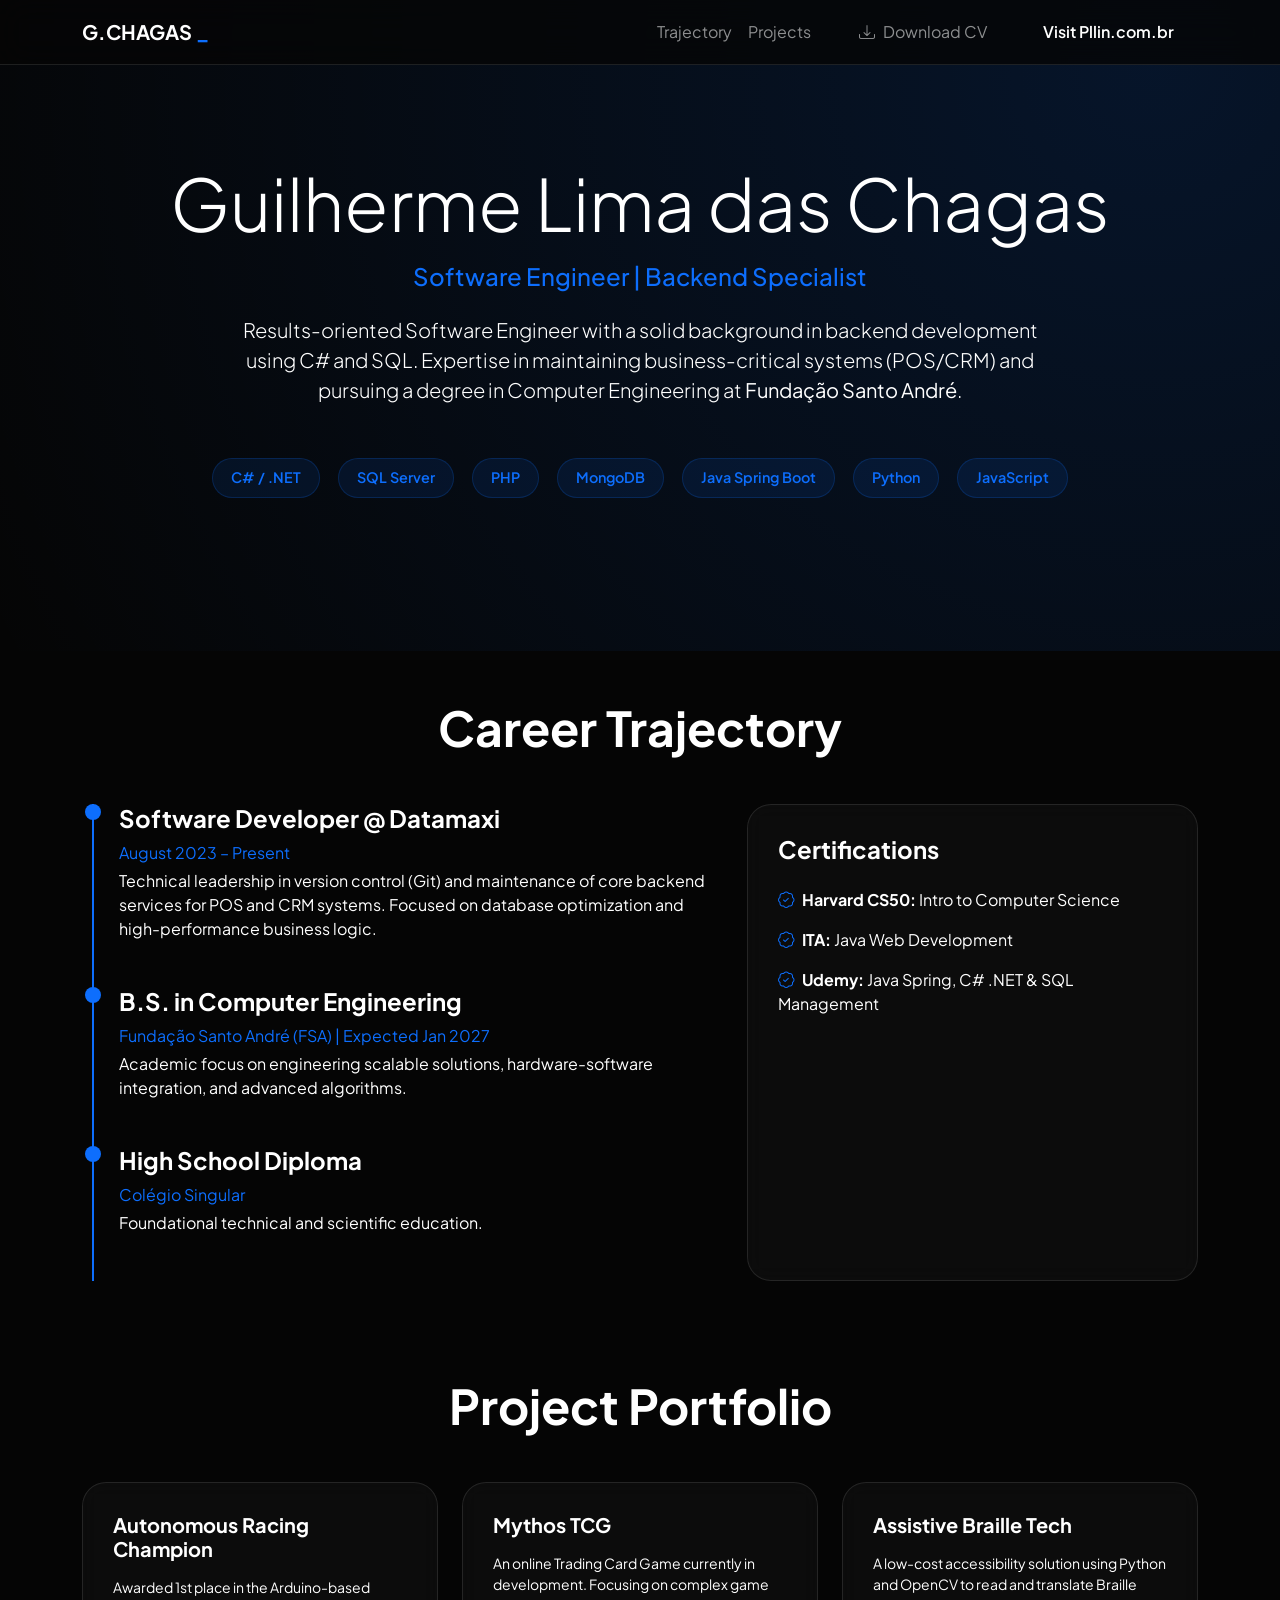
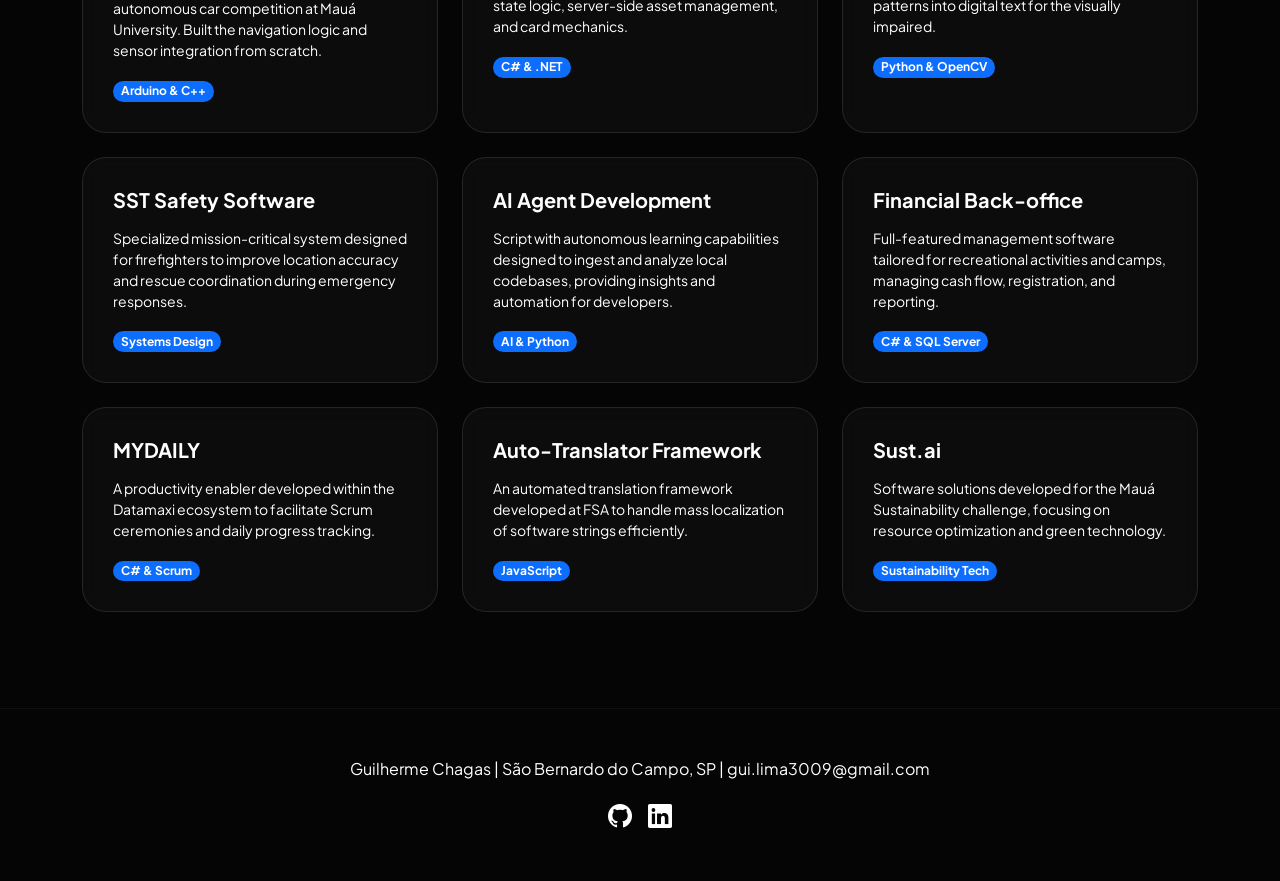
<file: portifolio.html>
<!DOCTYPE html>
<html lang="en">
<head>
    <meta charset="UTF-8">
    <meta name="viewport" content="width=device-width, initial-scale=1.0">
    <title>Guilherme Chagas | Software Engineer</title>
    
    <link href="https://cdn.jsdelivr.net/npm/bootstrap@5.3.0/dist/css/bootstrap.min.css" rel="stylesheet">
    <link rel="stylesheet" href="https://cdn.jsdelivr.net/npm/bootstrap-icons@1.11.0/font/bootstrap-icons.css">
    <link href="https://fonts.googleapis.com/css2?family=Plus+Jakarta+Sans:wght@300;400;600;800&display=swap" rel="stylesheet">
    
    <style>
        :root {
            --primary: #0d6efd;
            --bg: #050505;
            --card-bg: rgba(255, 255, 255, 0.03);
            --text: #ffffff;
            --text-dim: #a0a0a0;
            --border: rgba(255, 255, 255, 0.1);
        }

        body {
            background-color: var(--bg);
            color: var(--text);
            font-family: 'Plus Jakarta Sans', sans-serif;
            overflow-x: hidden;
        }

        .navbar {
            backdrop-filter: blur(15px);
            background: rgba(5, 5, 5, 0.8);
            border-bottom: 1px solid var(--border);
        }

        .hero {
            padding: 160px 0 100px;
            background: radial-gradient(circle at 90% 10%, rgba(13, 110, 253, 0.15), transparent);
        }

        .glass-card {
            background: var(--card-bg);
            backdrop-filter: blur(10px);
            border: 1px solid var(--border);
            border-radius: 24px;
            padding: 30px;
            transition: all 0.4s ease;
            height: 100%;
        }

        .glass-card:hover {
            transform: translateY(-10px);
            border-color: var(--primary);
            background: rgba(13, 110, 253, 0.05);
        }

        .skill-badge {
            background: rgba(13, 110, 253, 0.1);
            color: var(--primary);
            padding: 8px 18px;
            border-radius: 50px;
            font-weight: 600;
            font-size: 0.9rem;
            border: 1px solid rgba(13, 110, 253, 0.2);
            display: inline-block;
            margin: 5px;
        }

        .trajectory-item {
            border-left: 2px solid var(--primary);
            padding-left: 25px;
            margin-left: 10px;
            position: relative;
            padding-bottom: 30px;
        }

        .trajectory-item::before {
            content: "";
            position: absolute;
            left: -9px;
            top: 0;
            width: 16px;
            height: 16px;
            border-radius: 50%;
            background: var(--primary);
        }

        .btn-primary { border-radius: 50px; font-weight: 600; padding: 12px 30px; text-decoration: none; }
        .btn-outline-light { border-radius: 50px; padding: 12px 30px; text-decoration: none; display: inline-block; }
    </style>
</head>
<body>

    <nav class="navbar navbar-expand-lg navbar-dark fixed-top">
        <div class="container">
            <a class="navbar-brand fw-bold" href="#">G.CHAGAS <span class="text-primary">_</span></a>
            <div class="collapse navbar-collapse justify-content-end">
                <ul class="navbar-nav align-items-center">
                    <li class="nav-item"><a class="nav-link" href="#trajectory">Trajectory</a></li>
                    <li class="nav-item"><a class="nav-link" href="#projects">Projects</a></li>
                    <li class="nav-item">
                        <a class="nav-link btn btn-outline-light ms-lg-3 px-4" href="file:///C:/Users/acamp/OneDrive/Área%20de%20Trabalho/Bristol/Resume_Guilherme_Chagas.docx" download>
                            <i class="bi bi-download me-2"></i>Download CV
                        </a>
                    </li>
                    <li class="nav-item">
                        <a class="nav-link btn btn-primary ms-lg-2 px-4 text-white" href="https://pllin.com.br" target="_blank">
                            Visit Pllin.com.br
                        </a>
                    </li>
                </ul>
            </div>
        </div>
    </nav>

    <header class="hero">
        <div class="container text-center">
            <h1 class="display-2 fw-800 mb-3">Guilherme Lima das Chagas</h1>
            <p class="h4 text-primary mb-4">Software Engineer | Backend Specialist</p>
            <p class="lead text-dim mx-auto mb-5" style="max-width: 800px;">
                Results-oriented Software Engineer with a solid background in backend development using C# and SQL. 
                Expertise in maintaining business-critical systems (POS/CRM) and pursuing a degree in Computer Engineering at <b>Fundação Santo André</b>.
            </p>
            <div class="d-flex flex-wrap justify-content-center gap-2 mb-5">
                <span class="skill-badge">C# / .NET</span>
                <span class="skill-badge">SQL Server</span>
                <span class="skill-badge">PHP</span>
                <span class="skill-badge">MongoDB</span>
                <span class="skill-badge">Java Spring Boot</span>
                <span class="skill-badge">Python</span>
                <span class="skill-badge">JavaScript</span>
            </div>
        </div>
    </header>

    <section id="trajectory" class="py-5">
        <div class="container">
            <h2 class="display-5 fw-bold mb-5 text-center">Career Trajectory</h2>
            <div class="row">
                <div class="col-lg-7">
                    <div class="trajectory-item">
                        <h4 class="fw-bold">Software Developer @ Datamaxi</h4>
                        <p class="text-primary mb-1">August 2023 – Present</p>
                        <p class="text-dim">Technical leadership in version control (Git) and maintenance of core backend services for POS and CRM systems. Focused on database optimization and high-performance business logic.</p>
                    </div>
                    <div class="trajectory-item">
                        <h4 class="fw-bold">B.S. in Computer Engineering</h4>
                        <p class="text-primary mb-1">Fundação Santo André (FSA) | Expected Jan 2027</p>
                        <p class="text-dim">Academic focus on engineering scalable solutions, hardware-software integration, and advanced algorithms.</p>
                    </div>
                    <div class="trajectory-item">
                        <h4 class="fw-bold">High School Diploma</h4>
                        <p class="text-primary mb-1">Colégio Singular</p>
                        <p class="text-dim">Foundational technical and scientific education.</p>
                    </div>
                </div>
                <div class="col-lg-5">
                    <div class="glass-card">
                        <h4 class="fw-bold mb-4">Certifications</h4>
                        <ul class="list-unstyled">
                            <li class="mb-3"><i class="bi bi-patch-check text-primary me-2"></i><b>Harvard CS50:</b> Intro to Computer Science</li>
                            <li class="mb-3"><i class="bi bi-patch-check text-primary me-2"></i><b>ITA:</b> Java Web Development</li>
                            <li class="mb-3"><i class="bi bi-patch-check text-primary me-2"></i><b>Udemy:</b> Java Spring, C# .NET & SQL Management</li>
                        </ul>
                    </div>
                </div>
            </div>
        </div>
    </section>

    <section id="projects" class="py-5">
        <div class="container">
            <h2 class="display-5 fw-bold mb-5 text-center">Project Portfolio</h2>
            <div class="row g-4">
                <div class="col-md-4">
                    <div class="glass-card">
                        <h5 class="fw-bold mb-3">Autonomous Racing Champion</h5>
                        <p class="small text-dim">Awarded 1st place in the Arduino-based autonomous car competition at Mauá University. Built the navigation logic and sensor integration from scratch.</p>
                        <span class="badge bg-primary rounded-pill small">Arduino & C++</span>
                    </div>
                </div>
                <div class="col-md-4">
                    <div class="glass-card">
                        <h5 class="fw-bold mb-3">Mythos TCG</h5>
                        <p class="small text-dim">An online Trading Card Game currently in development. Focusing on complex game state logic, server-side asset management, and card mechanics.</p>
                        <span class="badge bg-primary rounded-pill small">C# & .NET</span>
                    </div>
                </div>
                <div class="col-md-4">
                    <div class="glass-card">
                        <h5 class="fw-bold mb-3">Assistive Braille Tech</h5>
                        <p class="small text-dim">A low-cost accessibility solution using Python and OpenCV to read and translate Braille patterns into digital text for the visually impaired.</p>
                        <span class="badge bg-primary rounded-pill small">Python & OpenCV</span>
                    </div>
                </div>
                <div class="col-md-4">
                    <div class="glass-card">
                        <h5 class="fw-bold mb-3">SST Safety Software</h5>
                        <p class="small text-dim">Specialized mission-critical system designed for firefighters to improve location accuracy and rescue coordination during emergency responses.</p>
                        <span class="badge bg-primary rounded-pill small">Systems Design</span>
                    </div>
                </div>
                <div class="col-md-4">
                    <div class="glass-card">
                        <h5 class="fw-bold mb-3">AI Agent Development</h5>
                        <p class="small text-dim">Script with autonomous learning capabilities designed to ingest and analyze local codebases, providing insights and automation for developers.</p>
                        <span class="badge bg-primary rounded-pill small">AI & Python</span>
                    </div>
                </div>
                <div class="col-md-4">
                    <div class="glass-card">
                        <h5 class="fw-bold mb-3">Financial Back-office</h5>
                        <p class="small text-dim">Full-featured management software tailored for recreational activities and camps, managing cash flow, registration, and reporting.</p>
                        <span class="badge bg-primary rounded-pill small">C# & SQL Server</span>
                    </div>
                </div>
                <div class="col-md-4">
                    <div class="glass-card">
                        <h5 class="fw-bold mb-3">MYDAILY</h5>
                        <p class="small text-dim">A productivity enabler developed within the Datamaxi ecosystem to facilitate Scrum ceremonies and daily progress tracking.</p>
                        <span class="badge bg-primary rounded-pill small">C# & Scrum</span>
                    </div>
                </div>
                <div class="col-md-4">
                    <div class="glass-card">
                        <h5 class="fw-bold mb-3">Auto-Translator Framework</h5>
                        <p class="small text-dim">An automated translation framework developed at FSA to handle mass localization of software strings efficiently.</p>
                        <span class="badge bg-primary rounded-pill small">JavaScript</span>
                    </div>
                </div>
                <div class="col-md-4">
                    <div class="glass-card">
                        <h5 class="fw-bold mb-3">Sust.ai</h5>
                        <p class="small text-dim">Software solutions developed for the Mauá Sustainability challenge, focusing on resource optimization and green technology.</p>
                        <span class="badge bg-primary rounded-pill small">Sustainability Tech</span>
                    </div>
                </div>
            </div>
        </div>
    </section>

    <footer class="py-5 text-center border-top border-secondary border-opacity-10 mt-5">
        <p class="text-dim">Guilherme Chagas | São Bernardo do Campo, SP | gui.lima3009@gmail.com</p>
        <div class="d-flex justify-content-center gap-3 mt-3">
            <a href="https://github.com/6uigol" target="_blank" class="text-white fs-4"><i class="bi bi-github"></i></a>
            <a href="https://linkedin.com/in/guilherme-lima-das-chagas-38a6a4230" target="_blank" class="text-white fs-4"><i class="bi bi-linkedin"></i></a>
        </div>
    </footer>

    <script src="https://cdn.jsdelivr.net/npm/bootstrap@5.3.0/dist/js/bootstrap.bundle.min.js"></script>
</body>
</html>
</file>
